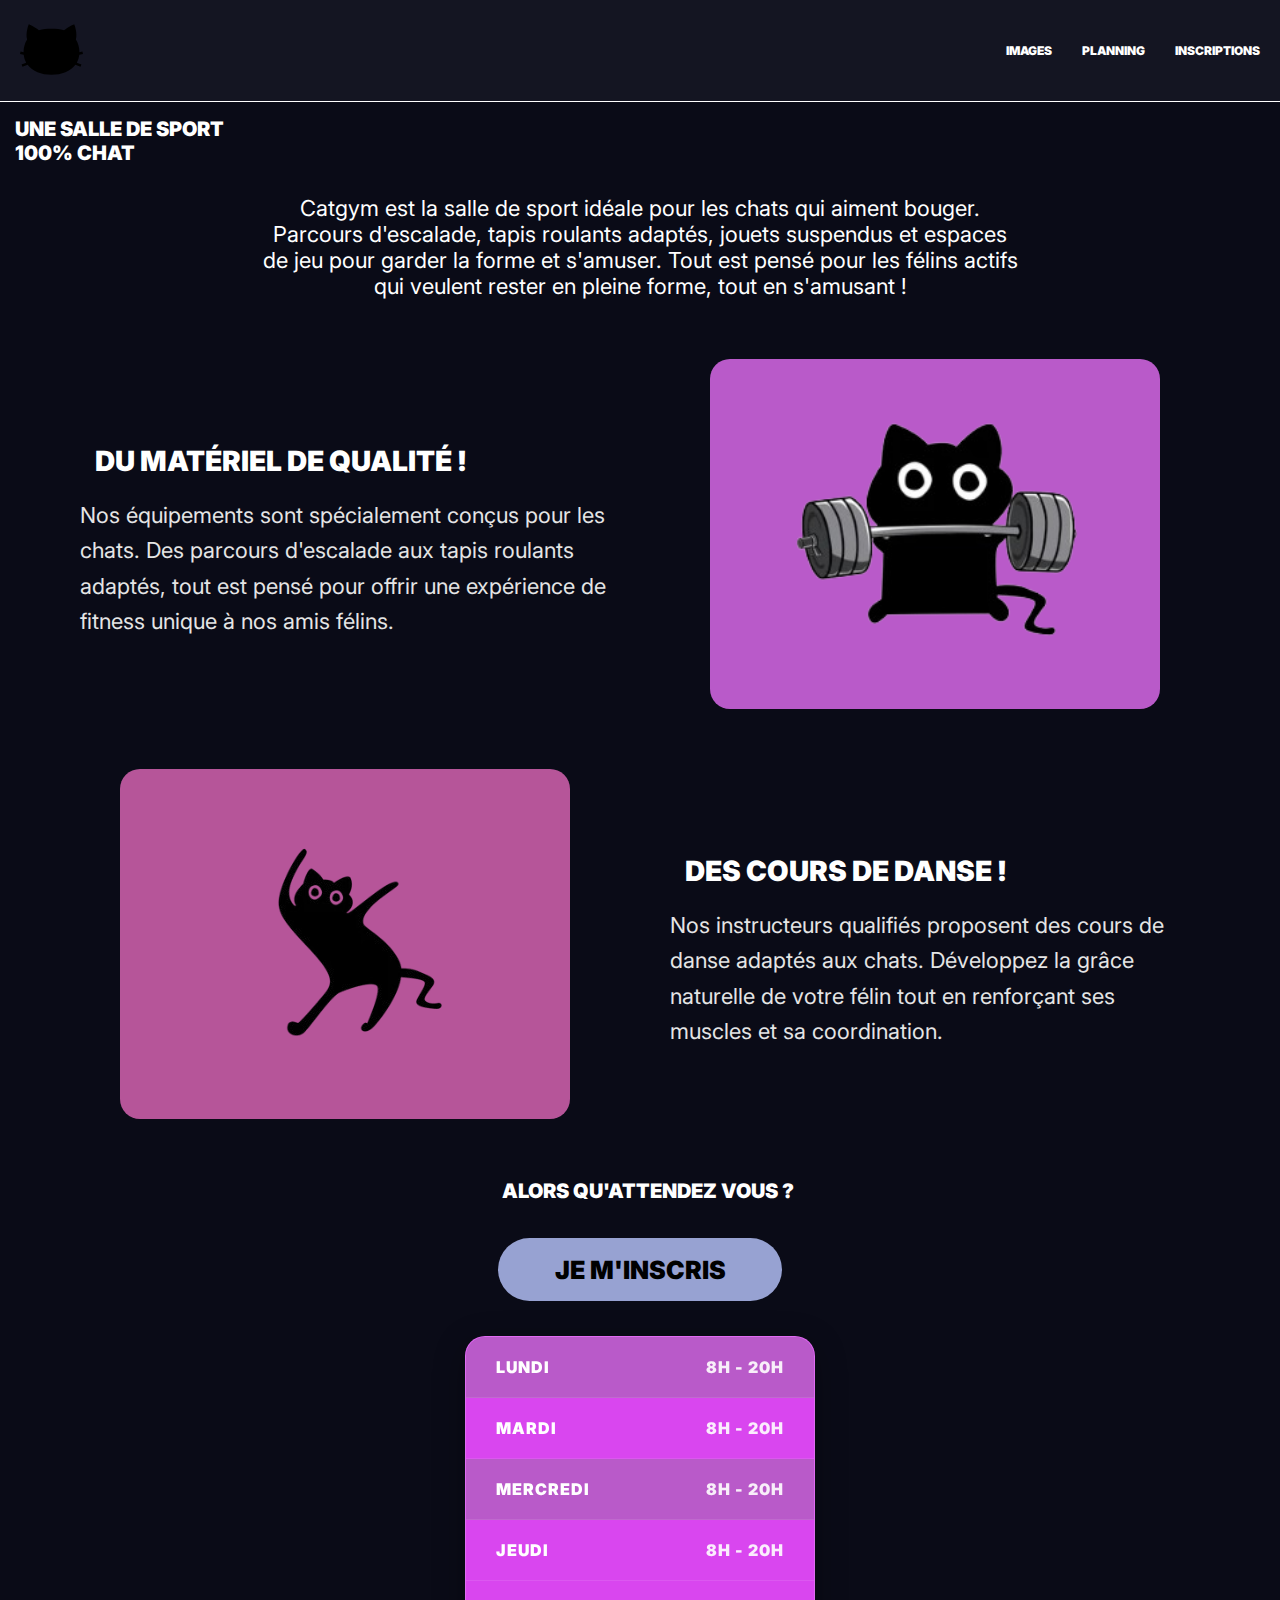
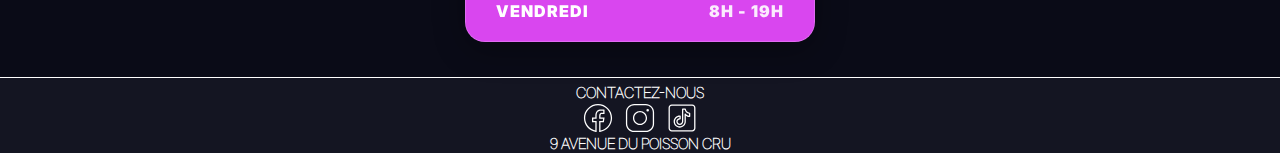
<file: index.html>
<!DOCTYPE html>
<html lang="fr">
  <head>
    <meta charset="UTF-8" />
    <meta name="viewport" content="width=device-width, initial-scale=1.0" />
    <title>CatGym - Salle de sport pour chats</title>
    <link rel="stylesheet" href="style.css" />
    <link rel="preconnect" href="https://fonts.googleapis.com" />
    <link rel="preconnect" href="https://fonts.gstatic.com" crossorigin />
    <link
      href="https://fonts.googleapis.com/css2?family=Inter:ital,opsz,wght@0,14..32,100..900;1,14..32,100..900&family=Open+Sans:ital,wght@0,300..800;1,300..800&family=PT+Serif:ital,wght@0,400;0,700;1,400;1,700&display=swap"
      rel="stylesheet"
    />
  </head>
  <body>
    <header>
      <a href="/index.html"
        ><img src="/img/cat-silhouette-svgrepo-com.svg" alt="Cat Logo"
      /></a>
      <nav>
        <a href="/photo.html">IMAGES</a>
        <a href="/planning.html">PLANNING</a>
        <a href="">INSCRIPTIONS</a>
      </nav>
    </header>
    <main>
      <h1 class="tittle">UNE SALLE DE SPORT <br />100% CHAT<br /></h1>
      <div class="group">
        <p class="intro-text">
          Catgym est la salle de sport idéale pour les chats qui aiment bouger.
          Parcours d'escalade, tapis roulants adaptés, jouets suspendus et
          espaces de jeu pour garder la forme et s'amuser. Tout est pensé pour
          les félins actifs qui veulent rester en pleine forme, tout en
          s'amusant !
        </p>

        <div class="content-section">
          <div class="text-content">
            <h2 class="tittle_2">DU MATÉRIEL DE QUALITÉ !</h2>
            <p class="section-description">
              Nos équipements sont spécialement conçus pour les chats. Des
              parcours d'escalade aux tapis roulants adaptés, tout est pensé
              pour offrir une expérience de fitness unique à nos amis félins.
            </p>
          </div>
          <div class="image-content">
            <div class="card">
              <img
                src="/img/Capture-removebg-preview.png"
                alt="Matériel de sport pour chats"
              />
            </div>
          </div>
        </div>

        <div class="content-section reverse">
          <div class="text-content">
            <h2 class="tittle_2">DES COURS DE DANSE !</h2>
            <p class="section-description">
              Nos instructeurs qualifiés proposent des cours de danse adaptés
              aux chats. Développez la grâce naturelle de votre félin tout en
              renforçant ses muscles et sa coordination.
            </p>
          </div>
          <div class="image-content">
            <div class="card_2">
              <img
                src="/img/chat_danse-removebg-preview.png"
                alt="Chat dansant"
                class="chatdanse"
              />
            </div>
          </div>
        </div>
      </div>

      <h1 class="tittle_2">ALORS QU'ATTENDEZ VOUS ?</h1>
      <div class="container_button">
        <button class="inscription">JE M'INSCRIS</button>
      </div>

      <div class="flexschedule">
        <div class="schedule-card">
          <div class="schedule-item">
            <span class="day">Lundi</span>
            <span class="time">8h - 20h</span>
          </div>
          <div class="schedule-item">
            <span class="day">Mardi</span>
            <span class="time">8h - 20h</span>
          </div>
          <div class="schedule-item">
            <span class="day">Mercredi</span>
            <span class="time">8h - 20h</span>
          </div>
          <div class="schedule-item">
            <span class="day">Jeudi</span>
            <span class="time">8h - 20h</span>
          </div>
          <div class="schedule-item">
            <span class="day">Vendredi</span>
            <span class="time">8h - 19h</span>
          </div>
        </div>
      </div>
    </main>
    <footer>
      <h2 class="contact">CONTACTEZ-NOUS</h2>
      <div class="socials">
        <img src="/img/icons8-facebook.svg" alt="Facebook" />
        <img src="/img/icons8-instagram (1).svg" alt="Instagram" />
        <img src="/img/icons8-tiktok.svg" alt="TikTok" />
      </div>
      <h2 class="address">9 AVENUE DU POISSON CRU</h2>
    </footer>
  </body>
</html>
</file>
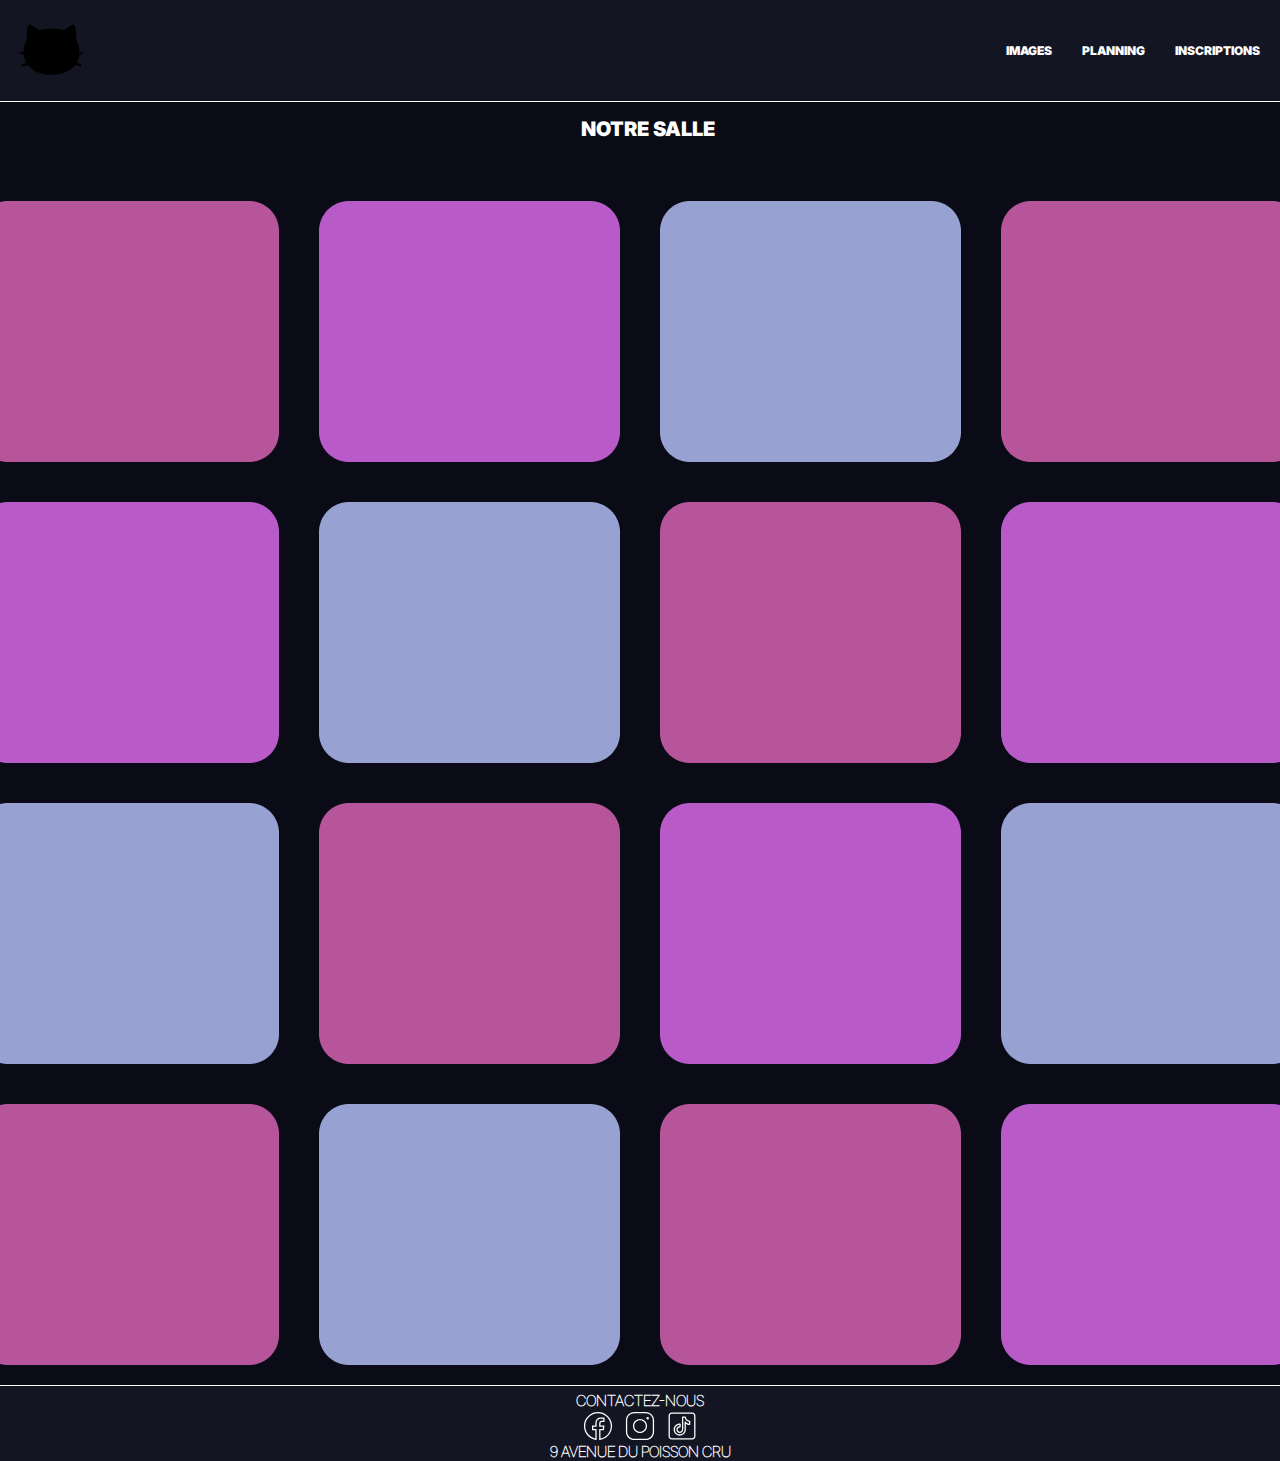
<file: photo.html>
<!DOCTYPE html>
<html lang="fr">
  <head>
    <meta charset="UTF-8" />
    <meta name="viewport" content="width=device-width, initial-scale=1.0" />
    <title>CatGym - Salle de sport pour chats</title>
    <link rel="stylesheet" href="style.css" />
    <link rel="preconnect" href="https://fonts.googleapis.com" />
    <link rel="preconnect" href="https://fonts.gstatic.com" crossorigin />
    <link
      href="https://fonts.googleapis.com/css2?family=Inter:ital,opsz,wght@0,14..32,100..900;1,14..32,100..900&family=Open+Sans:ital,wght@0,300..800;1,300..800&family=PT+Serif:ital,wght@0,400;0,700;1,400;1,700&display=swap"
      rel="stylesheet"
    />
  </head>
  <body>
    <header>
      <a href="/index.html"
        ><img src="/img/cat-silhouette-svgrepo-com.svg" alt="Cat Logo"
      /></a>
      <nav>
        <a href="">IMAGES</a>
        <a href="/planning.html">PLANNING</a>
        <a href="">INSCRIPTIONS</a>
      </nav>
    </header>
    <main><h2 class="tittle_2">NOTRE SALLE</h2></main>
    <div class="containerimg">
      <div class="images">
        <img src="/img/Rectangle 18.png" alt="" /><img
          src="/img/Rectangle 24.png"
          alt=""
        /><img src="/img/Rectangle 25.png" alt="" /><img
          src="/img/Rectangle 18.png"
          alt=""
        /><img src="/img/Rectangle 24.png" alt="" /><img
          src="/img/Rectangle 25.png"
          alt=""
        /><img src="/img/Rectangle 18.png" alt="" /><img
          src="/img/Rectangle 24.png"
          alt=""
        /><img src="/img/Rectangle 25.png" alt="" /><img
          src="/img/Rectangle 18.png"
          alt=""
        /><img src="/img/Rectangle 24.png" alt="" /><img
          src="/img/Rectangle 25.png"
          alt=""
        /><img src="/img/Rectangle 18.png" alt="" /><img
          src="/img/Rectangle 25.png"
          alt=""
        /><img src="/img/Rectangle 18.png" alt="" /><img
          src="/img/Rectangle 24.png"
          alt=""
        />
      </div>
    </div>
    <footer>
      <h2 class="contact">CONTACTEZ-NOUS</h2>
      <div class="socials">
        <img src="/img/icons8-facebook.svg" alt="Facebook" />
        <img src="/img/icons8-instagram (1).svg" alt="Instagram" />
        <img src="/img/icons8-tiktok.svg" alt="TikTok" />
      </div>
      <h2 class="address">9 AVENUE DU POISSON CRU</h2>
    </footer>
  </body>
</html>
</file>
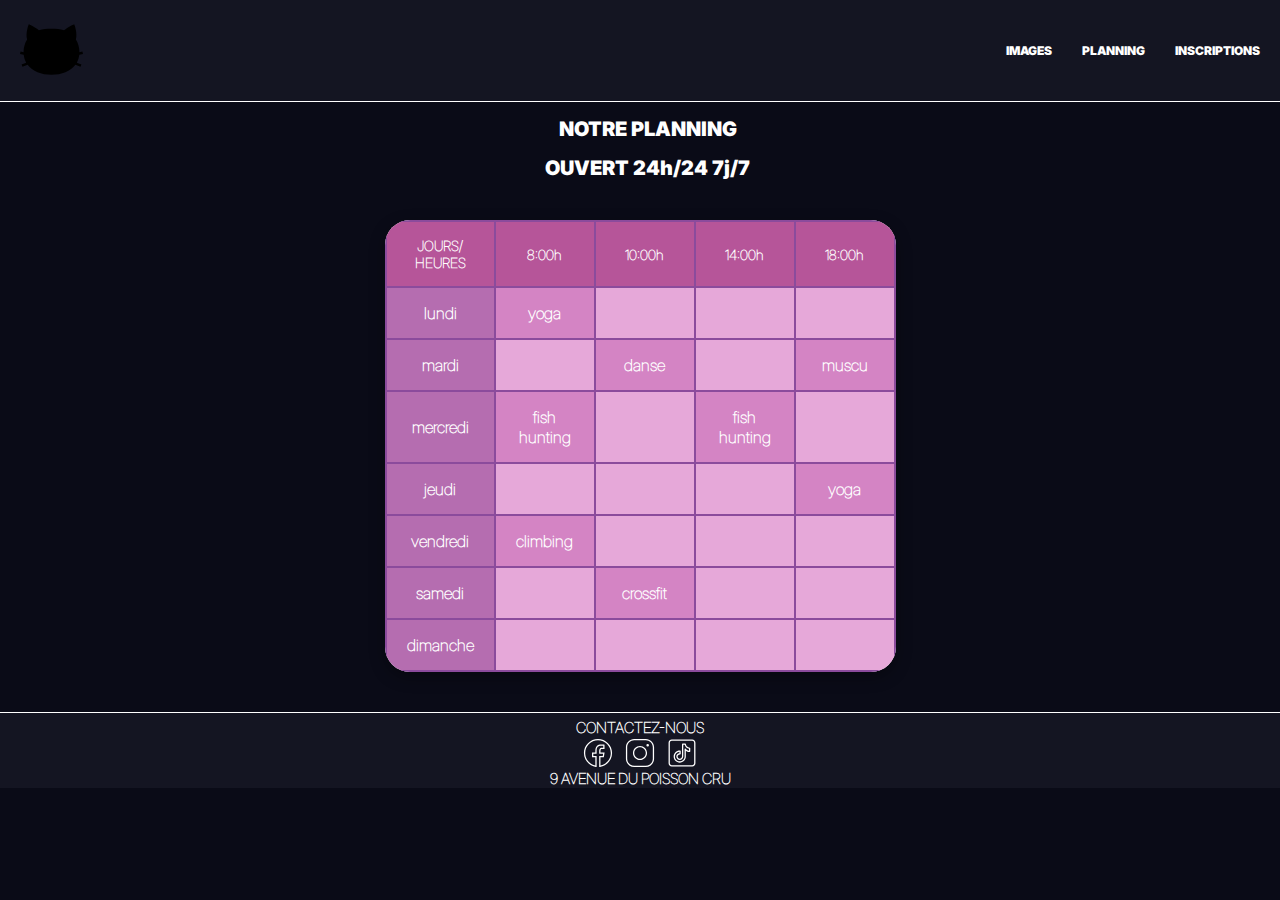
<file: planning.html>
<!DOCTYPE html>
<html lang="fr">
  <head>
    <meta charset="UTF-8" />
    <meta name="viewport" content="width=device-width, initial-scale=1.0" />
    <title>Emploi du temps</title>
    <link rel="stylesheet" href="style.css" />
  </head>
  <body>
    <header>
      <a href="/index.html"
        ><img src="/img/cat-silhouette-svgrepo-com.svg" alt="Cat Logo"
      /></a>
      <nav>
        <a href="/photo.html">IMAGES</a>
        <a href="">PLANNING</a>
        <a href="">INSCRIPTIONS</a>
      </nav>
    </header>
    <main>
      <h2 class="tittle_2">NOTRE PLANNING</h2>
      <h2 class="tittle_2">OUVERT 24h/24 7j/7</h2>
      <div class="container">
        <table class="schedule">
          <thead>
            <tr>
              <th class="header">JOURS/<br />HEURES</th>
              <th class="header">8:00h</th>
              <th class="header">10:00h</th>
              <th class="header">14:00h</th>
              <th class="header">18:00h</th>
            </tr>
          </thead>
          <tbody>
            <tr>
              <td class="days">lundi</td>
              <td class="activity">yoga</td>
              <td class="empty"></td>
              <td class="empty"></td>
              <td class="empty"></td>
            </tr>
            <tr>
              <td class="days">mardi</td>
              <td class="empty"></td>
              <td class="activity">danse</td>
              <td class="empty"></td>
              <td class="activity">muscu</td>
            </tr>
            <tr>
              <td class="days">mercredi</td>
              <td class="activity">fish<br />hunting</td>
              <td class="empty"></td>
              <td class="activity">fish<br />hunting</td>
              <td class="empty"></td>
            </tr>
            <tr>
              <td class="days">jeudi</td>
              <td class="empty"></td>
              <td class="empty"></td>
              <td class="empty"></td>
              <td class="activity">yoga</td>
            </tr>
            <tr>
              <td class="days">vendredi</td>
              <td class="activity">climbing</td>
              <td class="empty"></td>
              <td class="empty"></td>
              <td class="empty"></td>
            </tr>
            <tr>
              <td class="days">samedi</td>
              <td class="empty"></td>
              <td class="activity">crossfit</td>
              <td class="empty"></td>
              <td class="empty"></td>
            </tr>
            <tr>
              <td class="days">dimanche</td>
              <td class="empty"></td>
              <td class="empty"></td>
              <td class="empty"></td>
              <td class="empty"></td>
            </tr>
          </tbody>
        </table>
      </div>
    </main>
    <footer>
      <h2 class="contact">CONTACTEZ-NOUS</h2>
      <div class="socials">
        <img src="/img/icons8-facebook.svg" alt="Facebook" />
        <img src="/img/icons8-instagram (1).svg" alt="Instagram" />
        <img src="/img/icons8-tiktok.svg" alt="TikTok" />
      </div>
      <h2 class="address">9 AVENUE DU POISSON CRU</h2>
    </footer>
  </body>
</html>
</file>
<file: style.css>
@font-face {
  font-family: interblck;
  src: url(/fonts/Inter_18pt-Black.ttf);
}

@font-face {
  font-family: interegular;
  src: url(/fonts/Inter_24pt-Regular.ttf);
}

@font-face {
  font-family: interthin;
  src: url(/fonts/Inter_28pt-Thin.ttf);
}

* {
  margin: 0;
  padding: 0;
  box-sizing: border-box;
}

body {
  background-color: #0a0b17;
}

header {
  background-color: #141522;
  height: 102px;
  display: flex;
  justify-content: space-between;
  align-items: center;
  border-bottom: solid #ffffff 1px;
  padding: 0 20px;
}

header img {
  width: 63px;
}

nav {
  display: flex;
  gap: 30px;
}

a {
  color: white;
  text-decoration: none;
  font-family: "interblck";
  font-size: 12px;
}

.tittle {
  color: white;
  text-decoration: none;
  font-family: "interblck";
  font-size: 20px;
  margin-top: 15px;
  margin-left: 15px;
}

p {
  color: white;
  text-decoration: none;
  font-family: "interegular";
  font-size: 15px;
  margin-top: 15px;
  margin-left: 15px;
  max-width: 100%;
}

.intro-text {
  text-align: center;
  margin: 30px auto;
  max-width: 800px;
  padding: 0 20px;
}

.tittle_2 {
  color: white;
  text-decoration: none;
  font-family: "interblck";
  font-size: 20px;
  margin-top: 15px;
  margin-left: 15px;
  text-align: center;
}

.content-section {
  display: flex;
  align-items: center;
  gap: 40px;
  margin: 60px 0;
  padding: 0 40px;
}

.content-section.reverse {
  flex-direction: row-reverse;
}

.text-content {
  flex: 1;
  max-width: 50%;
}

.text-content .tittle_2 {
  text-align: left;
  margin-bottom: 20px;
  font-size: 24px;
}

.section-description {
  margin: 0;
  font-size: 16px;
  line-height: 1.6;
  color: #e5e5e5;
}

.image-content {
  flex: 1;
  max-width: 50%;
  display: flex;
  justify-content: center;
}

.card {
  width: 100%;
  max-width: 400px;
  height: 320px;
  border-radius: 20px;
  background-color: #b95ac9;
  display: flex;
  justify-content: center;
  align-items: center;
  transition: transform 0.3s ease;
  animation: pulse 4s ease-in-out infinite;
}

.card:hover {
  transform: translateY(-5px);
}

.container {
  display: flex;
  justify-content: center;
  padding: 0 20px;
}

.card img {
  width: 100%;
  max-width: 300px;
  height: auto;
  max-height: 270px;
  object-fit: contain;
  animation: pulse 4s ease-in-out infinite;
}

.card_2 {
  width: 100%;
  max-width: 400px;
  height: 320px;
  border-radius: 20px;
  background-color: #b65599;
  display: flex;
  justify-content: center;
  align-items: center;
  transition: transform 0.3s ease;
  animation: pulse 4s ease-in-out infinite;
}

.card_2:hover {
  transform: translateY(-5px);
}

.container_2 {
  display: flex;
  justify-content: center;
  padding: 0 20px;
}

.container_2 img {
  width: 100%;
  max-width: 261px;
  height: auto;
  max-height: 254px;
  object-fit: contain;
}

.inscription {
  width: 100%;
  max-width: 284px;
  height: 63px;
  border-radius: 63px;
  color: black;
  font-family: "interblck";
  background-color: #97a2d2;
  font-size: 25px;
  margin-top: 35px;
  transition: all ease 0.25s;
  border: none;
  cursor: pointer;
}

.container_button {
  display: flex;
  justify-content: center;
  padding: 0 20px;
  animation: pulse 8s ease-in-out infinite;
}

.inscription:hover {
  scale: 1.05;
}

.schedule-card {
  background: #d946ef;
  backdrop-filter: blur(10px);
  border-radius: 20px;
  padding: 0;
  box-shadow: 0 8px 32px rgba(0, 0, 0, 0.3);
  border: 1px solid rgba(255, 255, 255, 0.2);
  overflow: hidden;
  min-width: 300px;
  max-width: 350px;
  width: 100%;
  margin-top: 35px;
}

.schedule-item {
  background: #d946ef;
  color: white;
  padding: 20px 30px;
  margin: 0;
  display: flex;
  justify-content: space-between;
  align-items: center;
  font-weight: 600;
  font-size: 16px;
  text-transform: uppercase;
  letter-spacing: 1px;
  transition: all 0.3s ease;
  border-bottom: 1px solid rgba(255, 255, 255, 0.1);
  font-family: "interblck";
}

.chatdanse {
  animation: pulse 0.5s ease-in-out infinite;
}

.schedule-item:hover {
  background: #e462f5;
  transform: translateX(5px);
  box-shadow: 0 4px 15px rgba(217, 70, 239, 0.3);
}

.schedule-item:last-child {
  border-bottom: none;
}

.schedule-item:nth-child(1) {
  background: #b95ac9;
}

.schedule-item:nth-child(2) {
  background: #d946ef;
}

.schedule-item:nth-child(3) {
  background: #b95ac9;
  box-shadow: 0 4px 2px -2px gray;
}

.schedule-item:nth-child(4) {
  background: #d946ef;
}

.schedule-item:nth-child(5) {
  background: #d946ef;
}

.day {
  font-weight: 700;
}

.time {
  font-weight: 500;
  opacity: 0.9;
}

@keyframes fadeInUp {
  to {
    opacity: 1;
    transform: translateY(0);
  }
}

.flexschedule {
  display: flex;
  justify-content: center;
  margin-bottom: 35px;
  padding: 0 20px;
}

.contact {
  font-family: interthin;
  color: white;
  display: flex;
  justify-content: center;
}

h2 {
  font-size: 15px;
}

.socials {
  display: flex;
  justify-content: center;
  gap: 10px;
  align-items: center;
}

.socials img {
  width: 32px;
}

.address {
  font-family: interthin;
  color: white;
  display: flex;
  justify-content: center;
}

footer {
  background-color: #141522;
  padding-top: 5px;
  border-top: solid white 1px;
}

@media (min-width: 1200px) {
  .content-section {
    padding: 0 80px;
    gap: 60px;
  }

  .text-content .tittle_2 {
    font-size: 28px;
  }

  .section-description {
    font-size: 22px;
  }

  .card,
  .card_2 {
    max-width: 450px;
    height: 350px;
  }
}

@media (min-width: 768px) and (max-width: 1199px) {
  .content-section {
    gap: 30px;
    padding: 0 30px;
  }

  .text-content .tittle_2 {
    font-size: 22px;
  }

  .section-description {
    font-size: 16px;
  }

  .card,
  .card_2 {
    max-width: 350px;
    height: 280px;
  }
}

@media (max-width: 767px) {
  header {
    flex-direction: column;
    height: auto;
    padding: 15px;
    gap: 15px;
  }

  nav {
    gap: 20px;
  }

  .tittle {
    font-size: 18px;
    text-align: center;
    margin-left: 0;
  }

  .intro-text {
    margin: 20px auto;
    font-size: 20px;
  }

  .content-section {
    flex-direction: column;
    gap: 20px;
    margin: 40px 0;
    padding: 0 20px;
  }

  .content-section.reverse {
    flex-direction: column;
  }

  .text-content {
    max-width: 100%;
  }

  .text-content .tittle_2 {
    text-align: center;
    font-size: 18px;
    margin-bottom: 15px;
  }

  .section-description {
    text-align: center;
    font-size: 14px;
    margin: 0;
  }

  .image-content {
    max-width: 100%;
  }

  .card,
  .card_2 {
    height: auto;
    min-height: 200px;
    padding: 20px;
    max-width: 100%;
  }

  .inscription {
    font-size: 20px;
    height: 50px;
  }

  .schedule-item {
    padding: 15px 20px;
    font-size: 14px;
  }

  .schedule-card {
    min-width: 280px;
  }

  h2 {
    font-size: 14px;
  }

  .socials img {
    width: 28px;
  }
}

@media (max-width: 480px) {
  header {
    padding: 10px;
  }

  header img {
    width: 50px;
  }

  nav {
    flex-wrap: wrap;
    gap: 15px;
    justify-content: center;
  }

  a {
    font-size: 11px;
  }

  .tittle {
    font-size: 16px;
  }

  .intro-text {
    font-size: 13px;
  }

  .text-content .tittle_2 {
    font-size: 16px;
  }

  .section-description {
    font-size: 13px;
  }

  .card,
  .card_2 {
    margin: 10px;
    width: calc(100% - 20px);
  }

  .inscription {
    font-size: 18px;
    height: 45px;
  }

  .schedule-item {
    padding: 12px 15px;
    font-size: 13px;
  }

  .schedule-card {
    min-width: 260px;
    margin: 20px 10px;
  }

  h2 {
    font-size: 13px;
  }

  .socials img {
    width: 25px;
  }

  footer {
    padding: 10px;
  }
}

@media (min-width: 1200px) {
  .images {
    display: grid;
    grid-template-columns: repeat(4, 1fr);
    grid-template-rows: repeat(4, 1fr);

    margin-top: 40px;
  }
}

@media (min-width: 768px) and (max-width: 1199px) {
  .images {
    grid-template-columns: repeat(2, 1fr);
    grid-template-rows: repeat(8, 1fr);

    margin-top: 40px;
    display: grid;
  }
}

@media (min-width: 0px) and (max-width: 768px) {
  .images {
    grid-template-columns: repeat(1, 1fr);
    grid-template-rows: repeat(16, 1fr);

    margin-top: 40px;
    display: grid;
  }
}

.containerimg {
  display: flex;
  justify-content: center;
}

.images img {
  margin: 20px;
  animation: pulse 4s ease-in-out infinite;
  transition: all ease 0.5s;
}

.images img:hover {
  filter: saturate(20);
}

table {
  border-collapse: collapse;
  background-color: white;
  border-radius: 25px;
  overflow: hidden;
  box-shadow: 0 4px 8px rgba(0, 0, 0, 0.1);
  margin: 40px;
  font-family: interthin;
  box-shadow: rgba(0, 0, 0, 0.35) 0px 5px 15px;
  animation: pulse 4s ease-in-out infinite;
}

.header {
  background-color: #b65599;
  color: white;
  padding: 15px 20px;
  text-align: center;
  font-weight: bold;
  border: 2px solid #8b4b9c;
  font-size: 14px;
}

.days {
  background-color: #b56db0;
  color: white;
  padding: 15px 20px;
  text-align: center;
  font-weight: bold;
  border: 2px solid #8b4b9c;
  min-width: 80px;
}

.activity:hover {
  background-color: rgb(255, 138, 210);
}

.activity {
  background-color: #d484c4;
  color: white;
  padding: 15px 20px;
  text-align: center;
  font-weight: bold;
  border: 2px solid #8b4b9c;
  min-width: 100px;
  transition: all ease 0.5s;
}

.empty {
  background-color: #e6a8d9;
  padding: 15px 20px;
  border: 2px solid #8b4b9c;
  min-width: 100px;
  height: 50px;
}

td,
th {
  border: 2px solid #8b4b9c;
}

.schedule-table tr:first-child th:first-child {
  border-top-left-radius: 8px;
}

.schedule-table tr:first-child th:last-child {
  border-top-right-radius: 8px;
}

.schedule-table tr:last-child td:first-child {
  border-bottom-left-radius: 8px;
}

.schedule-table tr:last-child td:last-child {
  border-bottom-right-radius: 8px;
}

p {
  font-size: 22px;
}
</file>
